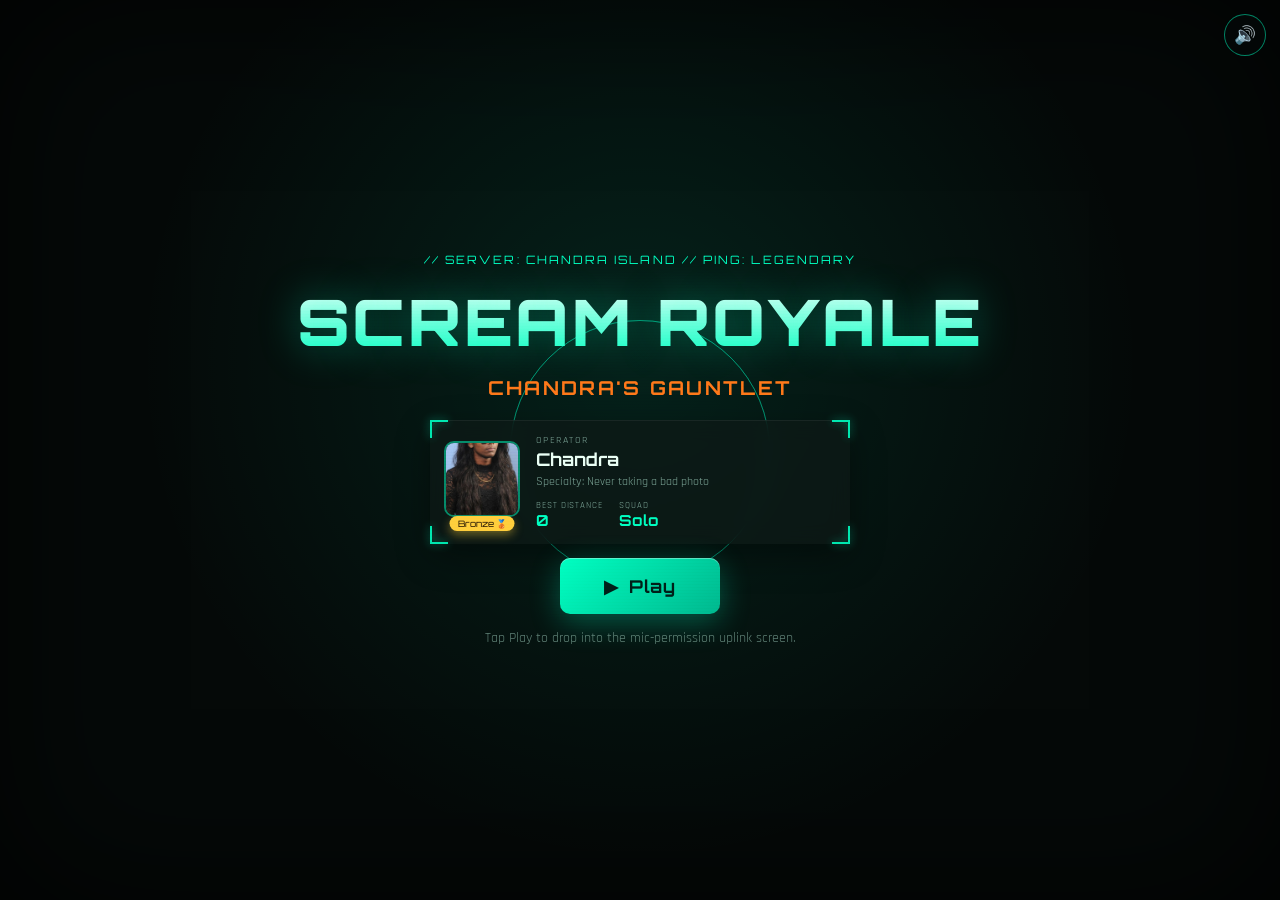
<file: Chandra-Akka/index.html>
<!DOCTYPE html>
<html lang="en">
<head>
<meta charset="UTF-8">
<meta name="viewport" content="width=device-width, initial-scale=1.0, maximum-scale=1.0, user-scalable=no">
<title>SCREAM ROYALE // Chandra's Gauntlet</title>
<link rel="preconnect" href="https://fonts.googleapis.com">
<link rel="preconnect" href="https://fonts.gstatic.com" crossorigin>
<link href="https://fonts.googleapis.com/css2?family=Orbitron:wght@500;700;900&family=Rajdhani:wght@500;600;700&display=swap" rel="stylesheet">
<link rel="stylesheet" href="style.css">
</head>
<body>

  <div class="grid-wash"></div>
  <div class="particle-field" id="particleField"></div>
  <div class="scan-sweep"></div>

  <button id="muteBtn" class="mute-toggle" aria-label="Toggle sound">🔊</button>
  <div class="toast-stack" id="toastStack"></div>

  <!-- ============ LOBBY / MAIN MENU ============ -->
  <div class="screen" id="lobbyScreen">
    <div class="boot-ring ring-1"></div>
    <div class="boot-ring ring-2"></div>
    <div class="boot-ring ring-3"></div>

    <p class="eyebrow">// Server: Chandra Island // Ping: Legendary</p>
    <h1 class="title-lg" data-text="SCREAM ROYALE">SCREAM ROYALE</h1>
    <p class="title-sub">CHANDRA'S GAUNTLET</p>

    <div class="operator-card hud-corners" id="operatorCard">
      <div class="operator-photo-wrap">
        <img id="operatorPhoto" class="operator-photo" src="pottaCloseup.jpg" alt="Operator preview">
        <span class="operator-rank" id="lobbyRank">Bronze 🥉</span>
      </div>
      <div class="operator-info">
        <span class="operator-label">Operator</span>
        <strong id="operatorName">Chandra</strong>
        <span class="operator-specialty" id="operatorSpecialty">Specialty: Never taking a bad photo</span>
        <div class="operator-stat-row">
          <div><span>Best Distance</span><strong id="lobbyBest">0</strong></div>
          <div><span>Squad</span><strong>Solo</strong></div>
        </div>
      </div>
    </div>

    <button id="playBtn" class="primary-btn primary-btn-lg"><span class="btn-icon">▶</span><span>Play</span></button>
    <p class="boot-copy lobby-hint">Tap Play to drop into the mic-permission uplink screen.</p>
  </div>

  <!-- ============ BOOT / PERMISSION SCREEN ============ -->
  <div class="screen hidden" id="bootScreen">
    <div class="boot-ring ring-1"></div>
    <div class="boot-ring ring-2"></div>
    <div class="boot-ring ring-3"></div>
    <p class="eyebrow">// Voice-Comms Uplink Required</p>
    <h2 class="title-md">Enable Your Mic</h2>
    <p class="boot-copy">Your soft voice makes the trooper <strong>walk</strong>. Your loudest scream makes them <strong>jump</strong>. Clear the supply crates. Don't faceplant into a photoshoot.</p>
    <button id="micBtn" class="primary-btn"><span class="btn-icon">🎙️</span><span>Enable Mic &amp; Drop In</span></button>
    <button id="noMicBtn" class="ghost-btn">No mic? Use tap/hold instead</button>
    <p class="boot-note" id="bootNote"></p>
  </div>

  <!-- ============ CALIBRATION SCREEN ============ -->
  <div class="screen hidden" id="calibrateScreen">
    <p class="eyebrow">// Calibrating Roast-O-Meter</p>
    <h2 class="title-md">Stay quiet for a sec...</h2>
    <p class="boot-copy">Reading your room's noise floor so a whisper doesn't count as a scream.</p>
    <div class="cal-bar-wave" id="calVisualizer">
      <span></span><span></span><span></span><span></span><span></span>
      <span></span><span></span><span></span><span></span><span></span>
    </div>
    <div class="cal-bar"><div class="cal-fill" id="calFill"></div></div>
    <p class="cal-status" id="calStatus">Listening…</p>
  </div>

  <!-- ============ GAME SCREEN ============ -->
  <div class="screen hidden game-screen" id="gameScreen">
    <div class="danger-vignette" id="dangerVignette"></div>
    <div class="glitch-flash" id="glitchFlash"></div>

    <div class="hud-top hud-corners">
      <div class="hud-stat">
        <span class="hud-icon">📏</span>
        <span class="hud-label">Distance</span>
        <strong id="scoreValue">0</strong>
      </div>
      <div class="hud-stat hud-stat-mid">
        <span class="hud-icon">📦</span>
        <span class="hud-label">Crates Cleared</span>
        <strong id="clearedValue">0</strong>
      </div>
      <div class="hud-stat">
        <span class="hud-icon">👑</span>
        <span class="hud-label">Best</span>
        <strong id="bestValue">0</strong>
      </div>
    </div>

    <div class="new-best-flash hidden" id="newBestFlash">🔥 NEW RECORD 🔥</div>

    <div class="combo-badge hidden" id="comboBadge">
      <span class="combo-x">COMBO</span>
      <strong id="comboValue">x2</strong>
    </div>

    <canvas id="gameCanvas"></canvas>

    <div class="mic-meter hud-corners" id="micMeter">
      <span class="mic-label">⚡ VOICE INPUT</span>
      <div class="mic-track">
        <div class="mic-segments">
          <span></span><span></span><span></span><span></span><span></span>
          <span></span><span></span><span></span><span></span><span></span>
        </div>
        <div class="mic-fill" id="micFill"></div>
        <div class="mic-threshold" id="micThreshold"></div>
      </div>
      <span class="mic-hint" id="micHint">whisper = walk · scream past the line = jump</span>
    </div>

    <button id="pressHoldBtn" class="press-hold hidden">HOLD TO WALK · TAP HARD TO JUMP</button>
  </div>

  <!-- ============ GAME OVER SCREEN ============ -->
  <div class="overlay" id="finaleOverlay">
    <div class="modal hud-corners">
      <div class="finale-burst" id="finaleBurst"></div>
      <span class="finale-badge">💥 WIPED 💥</span>
      <div class="finale-photo-frame">
        <img class="finale-photo" id="finalePhoto" src="Potta-Hip.jpg" alt="Faceplant">
      </div>
      <div class="modal-text">
        <h3 id="finaleTitle">SUPPLY CRATE CONCUSSION AWARD</h3>
        <p id="finaleVerdict">You screamed like a man discovering the WiFi password is case-sensitive.</p>
        <div class="final-score-display">
          <span>Final Distance</span>
          <strong id="finalScoreValue">0</strong>
        </div>
      </div>
      <button id="replayBtn" class="primary-btn">🔁 Redeploy</button>
    </div>
  </div>

  <script src="game.js"></script>
</body>
</html>
</file>
<file: Chandra-Akka/style.css>
:root {
  --bg: #050908;
  --bg-2: #0c1614;
  --panel: rgba(14, 26, 23, 0.72);
  --panel-solid: #0e1a17;
  --border: rgba(0, 255, 194, 0.22);
  --border-strong: rgba(0, 255, 194, 0.5);
  --cyan: #00ffc2;
  --orange: #ff7a1a;
  --gold: #ffcf3d;
  --red: #ff3b4e;
  --purple: #b06bff;
  --blue: #4fc3ff;
  --text: #eafff5;
  --muted: #7fa89a;
  --font-display: "Orbitron", "Arial Narrow", sans-serif;
  --font-body: "Rajdhani", system-ui, sans-serif;
  --danger: 0;
}

* { box-sizing: border-box; margin: 0; padding: 0; }

html, body {
  height: 100%;
  overflow: hidden;
  overscroll-behavior: none;
}

body {
  font-family: var(--font-body);
  background: var(--bg);
  color: var(--text);
  position: relative;
  touch-action: none;
  -webkit-user-select: none;
  user-select: none;
  cursor: url("data:image/svg+xml;utf8,<svg xmlns='http://www.w3.org/2000/svg' width='26' height='26'><g fill='none' stroke='%2300ffc2' stroke-width='1.6'><circle cx='13' cy='13' r='5.5'/><line x1='13' y1='0' x2='13' y2='6'/><line x1='13' y1='20' x2='13' y2='26'/><line x1='0' y1='13' x2='6' y2='13'/><line x1='20' y1='13' x2='26' y2='13'/></g></svg>") 13 13, auto;
}

body::before {
  content: "";
  position: fixed;
  inset: 0;
  z-index: 4000;
  pointer-events: none;
  background: repeating-linear-gradient(to bottom, rgba(0,0,0,0) 0px, rgba(0,0,0,0) 2px, rgba(0,0,0,0.12) 3px);
  mix-blend-mode: overlay;
  opacity: 0.5;
}

body::after {
  content: "";
  position: fixed;
  inset: 0;
  z-index: 3999;
  pointer-events: none;
  box-shadow: inset 0 0 160px rgba(0, 0, 0, 0.75);
}

/* ---------- Ambient backdrop ---------- */
.grid-wash {
  position: fixed;
  inset: 0;
  z-index: -2;
  opacity: 0.55;
  background:
    radial-gradient(ellipse 900px 500px at 50% -10%, rgba(255, 122, 26, 0.14), transparent),
    radial-gradient(ellipse 700px 500px at 90% 15%, rgba(0, 255, 194, 0.1), transparent),
    linear-gradient(rgba(0, 255, 194, 0.055) 1px, transparent 1px),
    linear-gradient(90deg, rgba(0, 255, 194, 0.055) 1px, transparent 1px),
    var(--bg);
  background-size: auto, auto, 44px 44px, 44px 44px, auto;
  animation: grid-drift 26s linear infinite;
}

@keyframes grid-drift {
  from { background-position: 0 0, 0 0, 0 0, 0 0, 0 0; }
  to   { background-position: 0 0, 0 0, 44px 44px, 44px 44px, 0 0; }
}

.scan-sweep {
  position: fixed;
  inset: 0;
  z-index: -1;
  pointer-events: none;
  background: linear-gradient(180deg, transparent 0%, rgba(0,255,194,0.05) 48%, transparent 100%);
  height: 220px;
  animation: sweep-down 7s ease-in-out infinite;
}

@keyframes sweep-down {
  0% { transform: translateY(-220px); opacity: 0; }
  8% { opacity: 1; }
  50% { transform: translateY(60vh); opacity: 0.6; }
  92% { opacity: 0; }
  100% { transform: translateY(120vh); opacity: 0; }
}

.particle-field {
  position: fixed;
  inset: 0;
  z-index: -1;
  overflow: hidden;
  pointer-events: none;
}

.particle-field::before,
.particle-field::after {
  content: "";
  position: absolute;
  inset: 0;
  background-image:
    radial-gradient(2px 2px at 8% 22%, rgba(0,255,194,0.55), transparent),
    radial-gradient(2px 2px at 22% 68%, rgba(255,207,61,0.5), transparent),
    radial-gradient(1.6px 1.6px at 38% 12%, rgba(0,255,194,0.4), transparent),
    radial-gradient(1.6px 1.6px at 54% 82%, rgba(255,122,26,0.45), transparent),
    radial-gradient(2px 2px at 68% 34%, rgba(0,255,194,0.5), transparent),
    radial-gradient(1.6px 1.6px at 81% 60%, rgba(255,207,61,0.4), transparent),
    radial-gradient(2px 2px at 92% 18%, rgba(0,255,194,0.45), transparent),
    radial-gradient(1.6px 1.6px at 14% 88%, rgba(79,195,255,0.4), transparent);
  animation: particle-float 14s ease-in-out infinite;
}
.particle-field::after {
  animation-duration: 20s;
  animation-direction: reverse;
  opacity: 0.6;
}

@keyframes particle-float {
  0%, 100% { transform: translateY(0); }
  50% { transform: translateY(-24px); }
}

/* ---------- HUD corner-bracket frame ---------- */
.hud-corners { position: relative; }
.hud-corners::before {
  content: "";
  position: absolute;
  inset: 0;
  pointer-events: none;
  z-index: 6;
  --hc: var(--cyan);
  --hc-len: 18px;
  --hc-w: 2px;
  background:
    linear-gradient(var(--hc), var(--hc)) top left / var(--hc-len) var(--hc-w) no-repeat,
    linear-gradient(var(--hc), var(--hc)) top left / var(--hc-w) var(--hc-len) no-repeat,
    linear-gradient(var(--hc), var(--hc)) top right / var(--hc-len) var(--hc-w) no-repeat,
    linear-gradient(var(--hc), var(--hc)) top right / var(--hc-w) var(--hc-len) no-repeat,
    linear-gradient(var(--hc), var(--hc)) bottom left / var(--hc-len) var(--hc-w) no-repeat,
    linear-gradient(var(--hc), var(--hc)) bottom left / var(--hc-w) var(--hc-len) no-repeat,
    linear-gradient(var(--hc), var(--hc)) bottom right / var(--hc-len) var(--hc-w) no-repeat,
    linear-gradient(var(--hc), var(--hc)) bottom right / var(--hc-w) var(--hc-len) no-repeat;
  opacity: 0.9;
  filter: drop-shadow(0 0 4px rgba(0,255,194,0.6));
}

/* ---------- shared screen layout ---------- */
.screen {
  position: fixed;
  inset: 0;
  z-index: 100;
  display: flex;
  flex-direction: column;
  align-items: center;
  justify-content: center;
  gap: 14px;
  text-align: center;
  padding: 24px;
  background:
    radial-gradient(circle at 50% 40%, rgba(0, 255, 194, 0.1) 0%, transparent 60%),
    var(--bg);
}
.screen.hidden { display: none; }

/* concentric pulsing rings behind the boot title */
.boot-ring {
  position: absolute;
  top: 50%;
  left: 50%;
  border: 1px solid var(--border);
  border-radius: 50%;
  transform: translate(-50%, -50%);
  pointer-events: none;
  animation: ring-pulse 4.5s ease-out infinite;
}
.ring-1 { width: 260px; height: 260px; animation-delay: 0s; }
.ring-2 { width: 260px; height: 260px; animation-delay: 1.5s; }
.ring-3 { width: 260px; height: 260px; animation-delay: 3s; }

@keyframes ring-pulse {
  0% { width: 200px; height: 200px; opacity: 0.5; }
  100% { width: 620px; height: 620px; opacity: 0; }
}

.eyebrow {
  font-family: var(--font-display);
  font-size: 0.72rem;
  letter-spacing: 0.18em;
  text-transform: uppercase;
  color: var(--cyan);
  position: relative;
  z-index: 2;
}

.title-lg {
  position: relative;
  z-index: 2;
  font-family: var(--font-display);
  font-weight: 900;
  font-size: clamp(2.2rem, 9vw, 4rem);
  letter-spacing: 0.04em;
  background: linear-gradient(180deg, #fff, var(--cyan));
  -webkit-background-clip: text;
  background-clip: text;
  color: transparent;
  text-shadow: 0 0 40px rgba(0,255,194,0.35);
  animation: title-flicker 3.2s ease-in-out infinite;
}

@keyframes title-flicker {
  0%, 92%, 100% { filter: brightness(1); }
  94% { filter: brightness(1.5); }
  96% { filter: brightness(0.85); }
  98% { filter: brightness(1.3); }
}

.title-sub {
  position: relative;
  z-index: 2;
  font-family: var(--font-display);
  font-weight: 700;
  color: var(--orange);
  letter-spacing: 0.12em;
  font-size: clamp(0.95rem, 3.5vw, 1.2rem);
  margin-bottom: 6px;
}

.title-md {
  font-family: var(--font-display);
  font-weight: 700;
  font-size: clamp(1.3rem, 5vw, 1.8rem);
}

.boot-copy {
  position: relative;
  z-index: 2;
  max-width: 480px;
  color: var(--muted);
  line-height: 1.5;
  font-size: 1.05rem;
}

.boot-note {
  color: var(--red);
  font-weight: 600;
  min-height: 1.2em;
  font-size: 0.9rem;
}

.primary-btn, .ghost-btn {
  position: relative;
  z-index: 2;
  font-family: var(--font-display);
  font-weight: 700;
  letter-spacing: 0.04em;
  border-radius: 10px;
  cursor: inherit;
  padding: 15px 30px;
  font-size: 1rem;
  display: inline-flex;
  align-items: center;
  gap: 10px;
  transition: transform 0.18s cubic-bezier(0.34, 1.56, 0.64, 1), box-shadow 0.18s ease, filter 0.18s ease;
}

.btn-icon { display: inline-block; animation: icon-bob 1.6s ease-in-out infinite; }
@keyframes icon-bob { 0%, 100% { transform: translateY(0); } 50% { transform: translateY(-3px); } }

.primary-btn {
  background: linear-gradient(135deg, var(--cyan), #00b88f);
  color: #002019;
  border: none;
  box-shadow: 0 8px 30px rgba(0,255,194,0.3), inset 0 1px 0 rgba(255,255,255,0.35);
}
.primary-btn:hover { transform: translateY(-3px) scale(1.03); box-shadow: 0 14px 40px rgba(0,255,194,0.45), inset 0 1px 0 rgba(255,255,255,0.4); filter: brightness(1.08); }
.primary-btn:active { transform: scale(0.96); }
.primary-btn:disabled { opacity: 0.6; filter: grayscale(0.4); transform: none; }

.ghost-btn {
  background: rgba(255,255,255,0.03);
  border: 1px solid var(--border);
  color: var(--muted);
}
.ghost-btn:hover { border-color: var(--border-strong); color: var(--text); background: rgba(0,255,194,0.06); }
.ghost-btn:active { transform: scale(0.97); }

/* ---------- calibration ---------- */
.cal-bar {
  position: relative;
  z-index: 2;
  width: min(360px, 80vw);
  height: 10px;
  border-radius: 6px;
  background: rgba(255,255,255,0.08);
  overflow: hidden;
  border: 1px solid var(--border);
  box-shadow: 0 0 20px rgba(0,255,194,0.15);
}
.cal-fill {
  height: 100%;
  width: 0%;
  background: linear-gradient(90deg, var(--cyan), var(--gold));
  transition: width 0.08s linear;
  box-shadow: 0 0 12px var(--cyan);
}
.cal-status { position: relative; z-index: 2; color: var(--muted); font-size: 0.9rem; }

.cal-bar-wave { display: flex; align-items: flex-end; gap: 3px; height: 40px; z-index: 2; }
.cal-bar-wave span {
  width: 5px;
  border-radius: 3px;
  background: linear-gradient(180deg, var(--cyan), var(--blue));
  animation: bar-bounce 1.1s ease-in-out infinite;
}
.cal-bar-wave span:nth-child(1) { height: 30%; animation-delay: 0s; }
.cal-bar-wave span:nth-child(2) { height: 70%; animation-delay: 0.1s; }
.cal-bar-wave span:nth-child(3) { height: 45%; animation-delay: 0.2s; }
.cal-bar-wave span:nth-child(4) { height: 90%; animation-delay: 0.3s; }
.cal-bar-wave span:nth-child(5) { height: 55%; animation-delay: 0.4s; }
.cal-bar-wave span:nth-child(6) { height: 80%; animation-delay: 0.5s; }
.cal-bar-wave span:nth-child(7) { height: 40%; animation-delay: 0.6s; }
.cal-bar-wave span:nth-child(8) { height: 65%; animation-delay: 0.7s; }
.cal-bar-wave span:nth-child(9) { height: 35%; animation-delay: 0.8s; }
.cal-bar-wave span:nth-child(10) { height: 75%; animation-delay: 0.9s; }

@keyframes bar-bounce {
  0%, 100% { transform: scaleY(0.5); opacity: 0.6; }
  50% { transform: scaleY(1.15); opacity: 1; }
}

/* ---------- game screen ---------- */
.game-screen {
  padding: 0;
  justify-content: flex-start;
  background: var(--bg);
}

.danger-vignette {
  position: absolute;
  inset: 0;
  z-index: 30;
  pointer-events: none;
  box-shadow: inset 0 0 calc(60px + var(--danger) * 140px) calc(10px + var(--danger) * 30px) rgba(255, 59, 78, calc(var(--danger) * 0.55));
  transition: box-shadow 0.25s ease;
}

.hud-top {
  position: absolute;
  top: 12px;
  left: 12px;
  right: 12px;
  z-index: 50;
  display: flex;
  justify-content: space-around;
  background: var(--panel);
  border-radius: 10px;
  padding: 10px 8px;
  backdrop-filter: blur(10px);
  box-shadow: 0 8px 24px rgba(0,0,0,0.35), inset 0 1px 0 rgba(255,255,255,0.06);
}
.hud-stat { display: flex; flex-direction: column; align-items: center; gap: 2px; position: relative; }
.hud-stat-mid::before, .hud-stat-mid::after {
  content: "";
  position: absolute;
  top: 4px; bottom: 4px;
  width: 1px;
  background: var(--border);
}
.hud-stat-mid::before { left: -14px; }
.hud-stat-mid::after { right: -14px; }
.hud-icon { font-size: 0.9rem; line-height: 1; margin-bottom: 1px; }
.hud-label { font-size: 0.62rem; letter-spacing: 0.1em; text-transform: uppercase; color: var(--muted); }
.hud-stat strong { font-family: var(--font-display); font-size: 1.25rem; color: var(--cyan); text-shadow: 0 0 12px rgba(0,255,194,0.4); transition: transform 0.15s ease; }
.hud-stat strong.bump { animation: stat-bump 0.3s ease; }
@keyframes stat-bump { 0% { transform: scale(1); } 40% { transform: scale(1.35); color: var(--gold); } 100% { transform: scale(1); } }

.combo-badge {
  position: absolute;
  top: 74px;
  left: 50%;
  transform: translateX(-50%) scale(0.8);
  z-index: 55;
  display: flex;
  align-items: baseline;
  gap: 6px;
  background: linear-gradient(135deg, rgba(255,122,26,0.9), rgba(255,207,61,0.9));
  color: #1a0d00;
  padding: 6px 16px;
  border-radius: 999px;
  font-family: var(--font-display);
  box-shadow: 0 6px 20px rgba(255,122,26,0.5);
  opacity: 0;
  transition: opacity 0.2s ease, transform 0.2s ease;
}
.combo-badge.show { opacity: 1; transform: translateX(-50%) scale(1); animation: combo-pop 0.35s cubic-bezier(0.34,1.56,0.64,1); }
.combo-badge.hidden { display: none; }
.combo-x { font-size: 0.62rem; letter-spacing: 0.1em; }
.combo-badge strong { font-size: 1rem; }
@keyframes combo-pop { 0% { transform: translateX(-50%) scale(0.5) rotate(-8deg); } 60% { transform: translateX(-50%) scale(1.15) rotate(4deg); } 100% { transform: translateX(-50%) scale(1) rotate(0); } }

#gameCanvas {
  display: block;
  width: 100%;
  height: 100%;
  background: linear-gradient(180deg, #0a1512 0%, #050908 65%);
}

.mic-meter {
  position: absolute;
  bottom: 14px;
  left: 12px;
  right: 12px;
  z-index: 50;
  background: var(--panel);
  border-radius: 10px;
  padding: 10px 14px 12px;
  backdrop-filter: blur(10px);
  box-shadow: 0 8px 24px rgba(0,0,0,0.35), inset 0 1px 0 rgba(255,255,255,0.06);
  transition: box-shadow 0.15s ease;
}
.mic-meter.spike { box-shadow: 0 0 0 2px var(--red), 0 8px 30px rgba(255,59,78,0.5); }
.mic-label {
  font-family: var(--font-display);
  font-size: 0.6rem;
  letter-spacing: 0.12em;
  color: var(--muted);
}
.mic-track {
  position: relative;
  margin-top: 6px;
  height: 18px;
  border-radius: 8px;
  background: rgba(255,255,255,0.06);
  overflow: hidden;
  border: 1px solid var(--border);
}
.mic-segments {
  position: absolute;
  inset: 0;
  z-index: 2;
  display: flex;
  gap: 2px;
  padding: 0 1px;
}
.mic-segments span { flex: 1; border-right: 2px solid rgba(5,9,8,0.55); }
.mic-segments span:last-child { border-right: none; }
.mic-fill {
  height: 100%;
  width: 0%;
  background: linear-gradient(90deg, var(--cyan), var(--gold) 70%, var(--red));
  transition: width 0.05s linear;
  box-shadow: 0 0 10px rgba(0,255,194,0.5);
}
.mic-threshold {
  position: absolute;
  top: -2px;
  bottom: -2px;
  width: 3px;
  background: var(--red);
  left: 70%;
  box-shadow: 0 0 10px var(--red);
  z-index: 3;
}
.mic-threshold::after {
  content: "🔥";
  position: absolute;
  top: -18px;
  left: 50%;
  transform: translateX(-50%);
  font-size: 0.7rem;
}
.mic-hint {
  display: block;
  margin-top: 6px;
  font-size: 0.72rem;
  color: var(--muted);
  text-align: center;
}

.press-hold {
  position: absolute;
  inset: 0;
  z-index: 40;
  background: transparent;
  border: none;
  color: transparent;
}
.press-hold.hidden { display: none; }

/* ---------- finale / game over ---------- */
.overlay {
  position: fixed;
  inset: 0;
  z-index: 500;
  display: none;
  align-items: center;
  justify-content: center;
  padding: 20px;
  background: rgba(2, 6, 5, 0.88);
  backdrop-filter: blur(6px);
}
.overlay.active { display: flex; animation: overlay-fade-in 0.25s ease; }
@keyframes overlay-fade-in { from { background: rgba(2,6,5,0); } to { background: rgba(2,6,5,0.88); } }

.modal {
  position: relative;
  overflow: hidden;
  background: var(--panel-solid);
  border-radius: 16px;
  max-width: 420px;
  width: 100%;
  padding: 22px;
  text-align: center;
  display: flex;
  flex-direction: column;
  align-items: center;
  gap: 12px;
  box-shadow: 0 20px 70px rgba(0,0,0,0.6), 0 0 0 1px var(--border);
  animation: modal-impact 0.5s cubic-bezier(0.16, 1, 0.3, 1);
}

@keyframes modal-impact {
  0% { transform: scale(0.7) rotate(-2deg); opacity: 0; }
  55% { transform: scale(1.04) rotate(1deg); opacity: 1; }
  100% { transform: scale(1) rotate(0); opacity: 1; }
}

.finale-burst {
  position: absolute;
  top: 40px;
  left: 50%;
  width: 10px;
  height: 10px;
  transform: translate(-50%, -50%);
  border-radius: 50%;
  background: radial-gradient(circle, rgba(255,59,78,0.55), transparent 70%);
  animation: burst-expand 0.7s ease-out;
  z-index: 0;
}
@keyframes burst-expand { from { width: 10px; height: 10px; opacity: 1; } to { width: 340px; height: 340px; opacity: 0; } }

.finale-badge {
  position: relative;
  z-index: 1;
  font-family: var(--font-display);
  font-weight: 700;
  color: var(--red);
  letter-spacing: 0.08em;
  font-size: 0.9rem;
  animation: badge-shake 0.5s ease 0.1s;
  text-shadow: 0 0 14px rgba(255,59,78,0.6);
}
@keyframes badge-shake {
  0%, 100% { transform: translateX(0); }
  20% { transform: translateX(-4px) rotate(-1deg); }
  40% { transform: translateX(4px) rotate(1deg); }
  60% { transform: translateX(-3px); }
  80% { transform: translateX(3px); }
}

.finale-photo-frame {
  position: relative;
  z-index: 1;
  padding: 4px;
  border-radius: 50%;
  background: conic-gradient(var(--red), var(--orange), var(--gold), var(--red));
  animation: ring-spin 4s linear infinite;
}
@keyframes ring-spin { to { transform: rotate(360deg); } }

.finale-photo {
  display: block;
  width: 140px;
  height: 140px;
  object-fit: cover;
  border-radius: 50%;
  border: 3px solid var(--panel-solid);
}

.modal-text { position: relative; z-index: 1; }
.modal-text h3 {
  font-family: var(--font-display);
  font-size: 1.05rem;
  color: var(--gold);
  margin-bottom: 8px;
  letter-spacing: 0.02em;
}
.modal-text p {
  color: var(--muted);
  line-height: 1.45;
  font-size: 0.95rem;
}

.final-score-display {
  position: relative;
  z-index: 1;
  margin-top: 10px;
  display: flex;
  flex-direction: column;
  gap: 2px;
}
.final-score-display span { font-size: 0.7rem; text-transform: uppercase; letter-spacing: 0.1em; color: var(--muted); }
.final-score-display strong { font-family: var(--font-display); font-size: 2.1rem; color: var(--cyan); text-shadow: 0 0 16px rgba(0,255,194,0.5); }

@media (max-width: 480px) {
  .modal { padding: 18px; }
  .finale-photo { width: 110px; height: 110px; }
  .combo-badge { top: 68px; }
}

@media (prefers-reduced-motion: reduce) {
  * { animation-duration: 0.01ms !important; transition-duration: 0.01ms !important; }
}

/* ================= v3: Lobby, sound UI, extra juice ================= */

/* ---------- global mute toggle ---------- */
.mute-toggle {
  position: fixed;
  top: 14px;
  right: 14px;
  z-index: 5000;
  width: 42px;
  height: 42px;
  border-radius: 50%;
  border: 1px solid var(--border-strong);
  background: rgba(5, 9, 8, 0.75);
  color: var(--cyan);
  font-size: 1.1rem;
  cursor: inherit;
  backdrop-filter: blur(6px);
  transition: transform 0.2s ease, box-shadow 0.2s ease, color 0.2s ease, border-color 0.2s ease;
}
.mute-toggle:hover { transform: scale(1.1); box-shadow: 0 0 18px rgba(0,255,194,0.4); }
.mute-toggle.is-muted { color: var(--muted); border-color: var(--muted); }

/* ---------- toast stack ---------- */
.toast-stack {
  position: fixed;
  top: 68px;
  right: 14px;
  z-index: 4500;
  display: flex;
  flex-direction: column;
  gap: 8px;
  align-items: flex-end;
  pointer-events: none;
}
.toast {
  font-family: var(--font-display);
  font-size: 0.72rem;
  letter-spacing: 0.05em;
  background: var(--panel-solid);
  border: 1px solid var(--border-strong);
  color: var(--gold);
  padding: 10px 16px;
  border-radius: 8px;
  box-shadow: 0 8px 24px rgba(0,0,0,0.4), 0 0 16px rgba(255,207,61,0.15);
  animation: toast-in 0.35s cubic-bezier(0.34,1.56,0.64,1), toast-out 0.4s ease 2.6s forwards;
  max-width: 240px;
  text-align: right;
}
@keyframes toast-in { from { transform: translateX(40px); opacity: 0; } to { transform: translateX(0); opacity: 1; } }
@keyframes toast-out { to { transform: translateX(40px); opacity: 0; } }

/* ---------- lobby screen ---------- */
.title-lg[data-text] { position: relative; z-index: 2; }

.operator-card {
  position: relative;
  z-index: 2;
  display: flex;
  align-items: center;
  gap: 16px;
  background: var(--panel);
  border-radius: 12px;
  padding: 14px 18px 14px 14px;
  backdrop-filter: blur(10px);
  box-shadow: 0 12px 34px rgba(0,0,0,0.4), inset 0 1px 0 rgba(255,255,255,0.06);
  max-width: 420px;
  width: 100%;
  text-align: left;
}

.operator-photo-wrap { position: relative; flex-shrink: 0; }
.operator-photo {
  width: 76px;
  height: 76px;
  border-radius: 10px;
  object-fit: cover;
  border: 2px solid var(--border-strong);
  animation: operator-swap 0.5s ease;
}
@keyframes operator-swap { from { opacity: 0; transform: scale(0.9) rotate(-4deg); } to { opacity: 1; transform: scale(1) rotate(0); } }

.operator-rank {
  position: absolute;
  bottom: -8px;
  left: 50%;
  transform: translateX(-50%);
  font-family: var(--font-display);
  font-size: 0.55rem;
  white-space: nowrap;
  background: var(--gold);
  color: #1a0d00;
  padding: 2px 8px;
  border-radius: 999px;
  box-shadow: 0 4px 10px rgba(255,207,61,0.4);
}

.operator-info { display: flex; flex-direction: column; gap: 2px; min-width: 0; }
.operator-label { font-size: 0.6rem; letter-spacing: 0.15em; text-transform: uppercase; color: var(--muted); }
.operator-info strong { font-family: var(--font-display); font-size: 1.1rem; color: var(--text); }
.operator-specialty { font-size: 0.76rem; color: var(--muted); margin-top: 2px; }

.operator-stat-row {
  display: flex;
  gap: 16px;
  margin-top: 8px;
}
.operator-stat-row div { display: flex; flex-direction: column; }
.operator-stat-row span { font-size: 0.58rem; text-transform: uppercase; letter-spacing: 0.1em; color: var(--muted); }
.operator-stat-row strong { font-family: var(--font-display); font-size: 0.95rem; color: var(--cyan); }

.primary-btn-lg { padding: 17px 44px; font-size: 1.1rem; }

.lobby-hint { font-size: 0.85rem; opacity: 0.75; }

/* ---------- new-record HUD flash ---------- */
.new-best-flash {
  position: absolute;
  top: 74px;
  left: 50%;
  transform: translateX(-50%);
  z-index: 55;
  font-family: var(--font-display);
  font-size: 0.85rem;
  color: var(--gold);
  text-shadow: 0 0 14px rgba(255,207,61,0.7);
  animation: record-pulse 0.9s ease-in-out infinite;
}
.new-best-flash.hidden { display: none; }
@keyframes record-pulse { 0%, 100% { opacity: 0.7; transform: translateX(-50%) scale(1); } 50% { opacity: 1; transform: translateX(-50%) scale(1.08); } }

/* ---------- crash glitch flash ---------- */
.glitch-flash {
  position: absolute;
  inset: 0;
  z-index: 60;
  pointer-events: none;
  opacity: 0;
  background: repeating-linear-gradient(0deg, rgba(255,59,78,0.12) 0 2px, transparent 2px 5px);
  mix-blend-mode: screen;
}
.glitch-flash.active { animation: glitch-pulse 0.4s steps(6); }
@keyframes glitch-pulse {
  0% { opacity: 0.9; transform: translateX(0); }
  16% { opacity: 0.6; transform: translateX(-6px); }
  33% { opacity: 0.8; transform: translateX(5px); }
  50% { opacity: 0.5; transform: translateX(-3px); }
  66% { opacity: 0.7; transform: translateX(4px); }
  100% { opacity: 0; transform: translateX(0); }
}

@media (max-width: 480px) {
  .operator-card { flex-direction: row; padding: 12px; }
  .operator-photo { width: 60px; height: 60px; }
}
</file>
